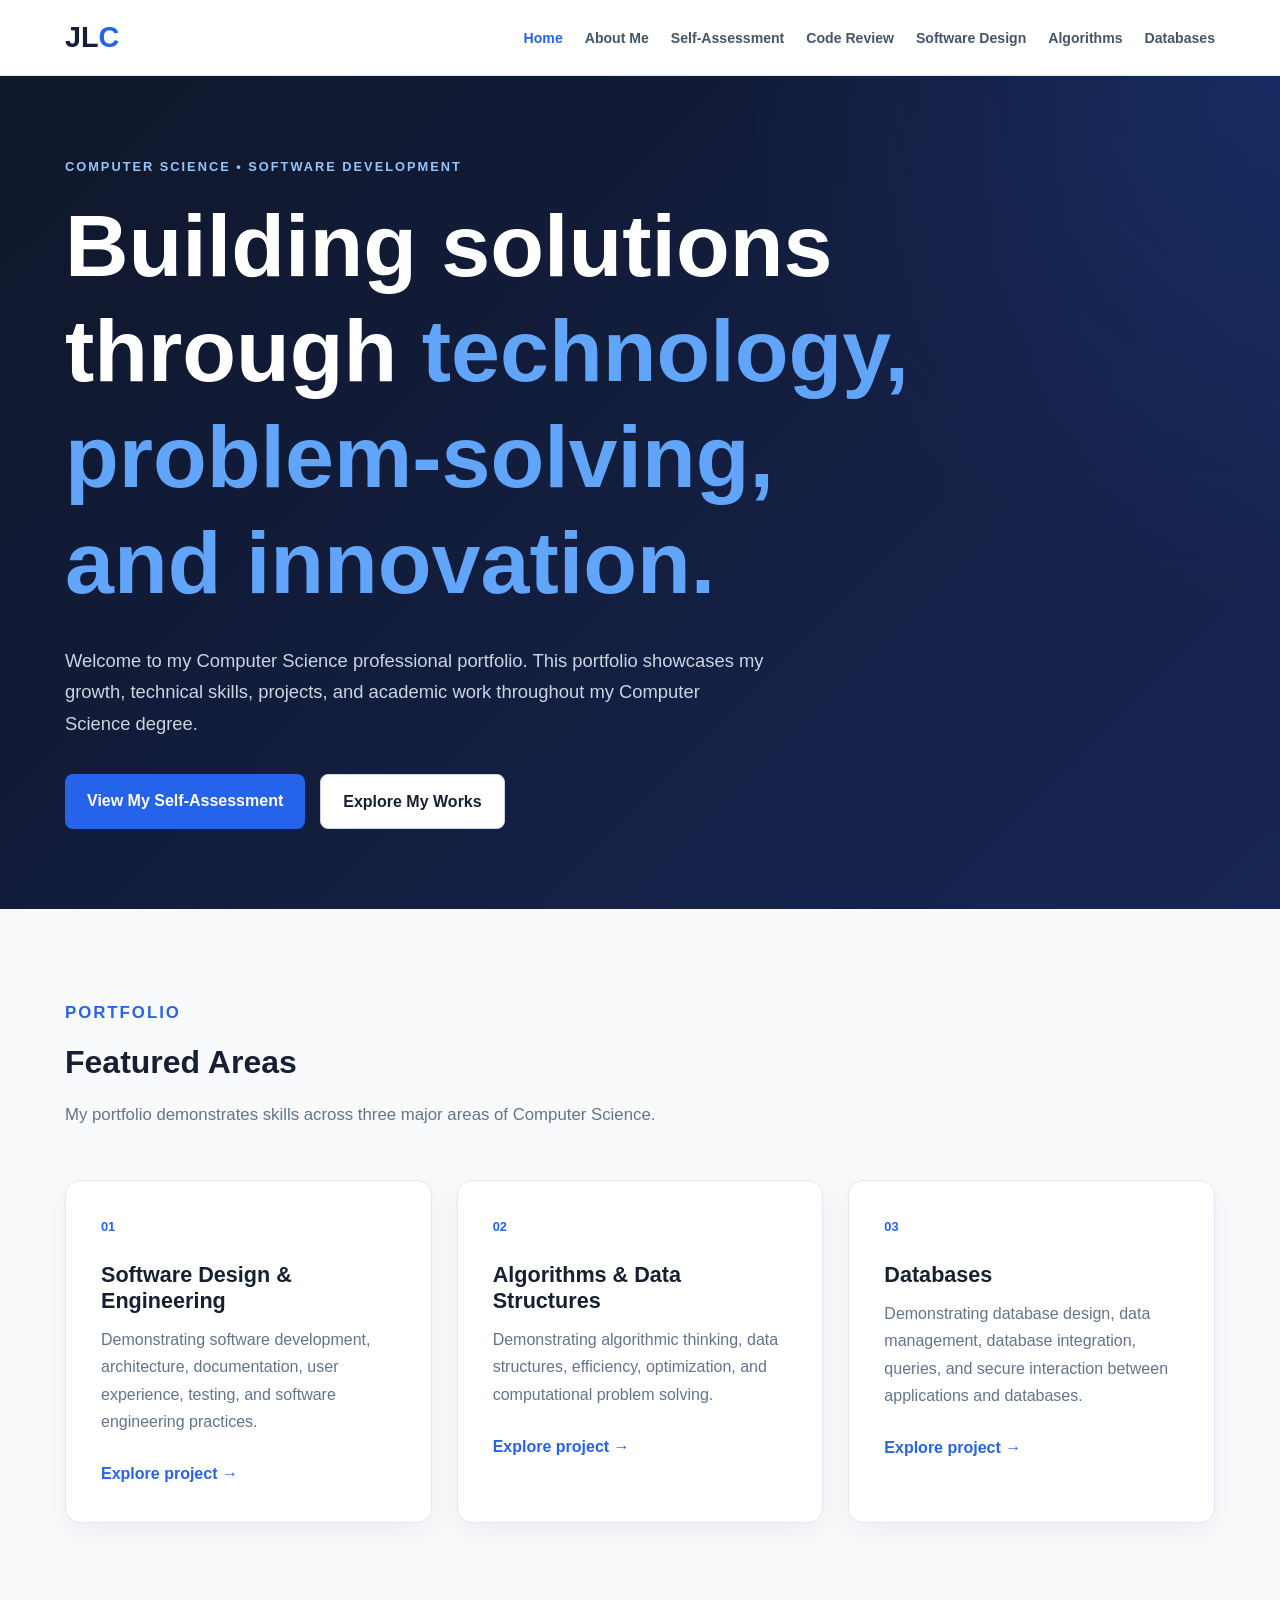
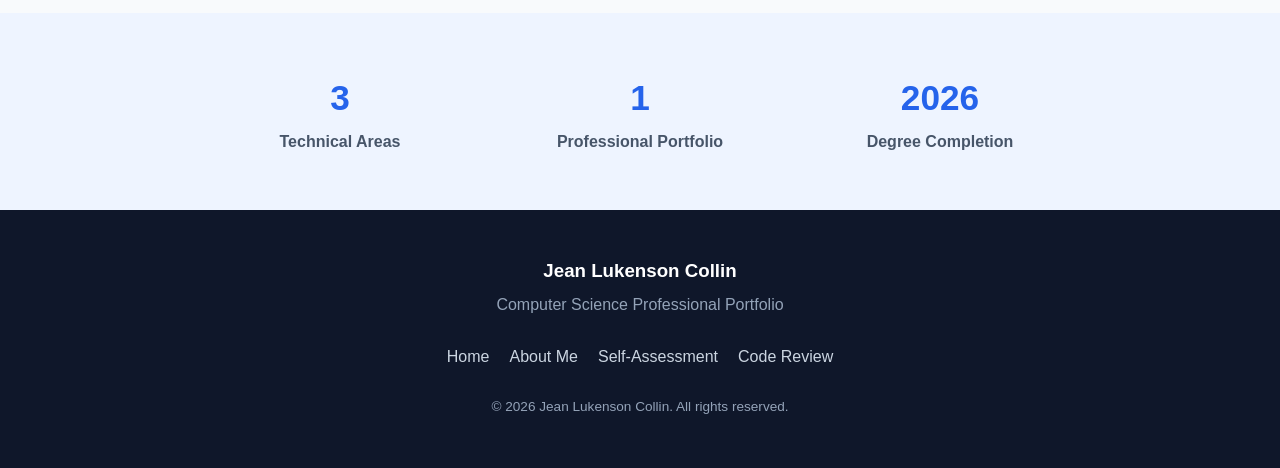
<file: index.html>
<!DOCTYPE html>
<html lang="en">

<head>
    <meta charset="UTF-8">
    <meta name="viewport" content="width=device-width, initial-scale=1.0">

    <meta name="description" content="Computer Science professional portfolio of Jean Lukenson Collin">

    <title>Jean Lukenson Collin | Computer Science Portfolio</title>

    <link rel="stylesheet" href="css/style.css">
</head>

<body>

    <header class="header">

        <nav class="navbar">

            <a href="index.html" class="logo">
                JL<span>C</span>
            </a>

            <ul class="nav-links">
                <li><a href="index.html" class="active">Home</a></li>
                <li><a href="about.html">About Me</a></li>
                <li><a href="self-assessment.html">Self-Assessment</a></li>
                <li><a href="code-review.html">Code Review</a></li>
                <li><a href="software-design.html">Software Design</a></li>
                <li><a href="algorithms.html">Algorithms</a></li>
                <li><a href="databases.html">Databases</a></li>
            </ul>

        </nav>

    </header>


    <main>

        <section class="hero">

            <div class="hero-content">

                <p class="eyebrow">
                    COMPUTER SCIENCE • SOFTWARE DEVELOPMENT
                </p>

                <h1>
                    Building solutions through
                    <span>technology, problem-solving, and innovation.</span>
                </h1>

                <p class="hero-description">
                    Welcome to my Computer Science professional portfolio.
                    This portfolio showcases my growth, technical skills,
                    projects, and academic work throughout my Computer Science degree.
                </p>

                <div class="hero-buttons">

                    <a href="self-assessment.html" class="btn btn-primary">
                        View My Self-Assessment
                    </a>

                    <a href="https://github.com/JCollin00" class="btn btn-secondary" target="_blank">
                        Explore My Works
                    </a>

                </div>

            </div>

        </section>


        <section class="section">

            <div class="section-heading">

                <p class="eyebrow">PORTFOLIO</p>

                <h2>Featured Areas</h2>

                <p>
                    My portfolio demonstrates skills across three major areas
                    of Computer Science.
                </p>

            </div>


            <div class="cards">

                <article class="card">

                    <div class="card-number">01</div>

                    <h3>Software Design & Engineering</h3>

                    <p>
                        Demonstrating software development, architecture,
                        documentation, user experience, testing, and
                        software engineering practices.
                    </p>

                    <a href="software-design.html" class="card-link">
                        Explore project →
                    </a>

                </article>


                <article class="card">

                    <div class="card-number">02</div>

                    <h3>Algorithms & Data Structures</h3>

                    <p>
                        Demonstrating algorithmic thinking, data structures,
                        efficiency, optimization, and computational problem solving.
                    </p>

                    <a href="algorithms.html" class="card-link">
                        Explore project →
                    </a>

                </article>


                <article class="card">

                    <div class="card-number">03</div>

                    <h3>Databases</h3>

                    <p>
                        Demonstrating database design, data management,
                        database integration, queries, and secure interaction
                        between applications and databases.
                    </p>

                    <a href="databases.html" class="card-link">
                        Explore project →
                    </a>

                </article>

            </div>

        </section>


        <section class="stats-section">

            <div class="stats">

                <div>
                    <strong>3</strong>
                    <span>Technical Areas</span>
                </div>

                <div>
                    <strong>1</strong>
                    <span>Professional Portfolio</span>
                </div>

                <div>
                    <strong>2026</strong>
                    <span>Degree Completion</span>
                </div>

            </div>

        </section>

    </main>


    <footer class="footer">

        <div>
            <h3>Jean Lukenson Collin</h3>
            <p>Computer Science Professional Portfolio</p>
        </div>

        <div class="footer-links">
            <a href="index.html">Home</a>
            <a href="about.html">About Me</a>
            <a href="self-assessment.html">Self-Assessment</a>
            <a href="code-review.html">Code Review</a>
        </div>

        <p class="copyright">
            © 2026 Jean Lukenson Collin. All rights reserved.
        </p>

    </footer>

</body>

</html>
</file>
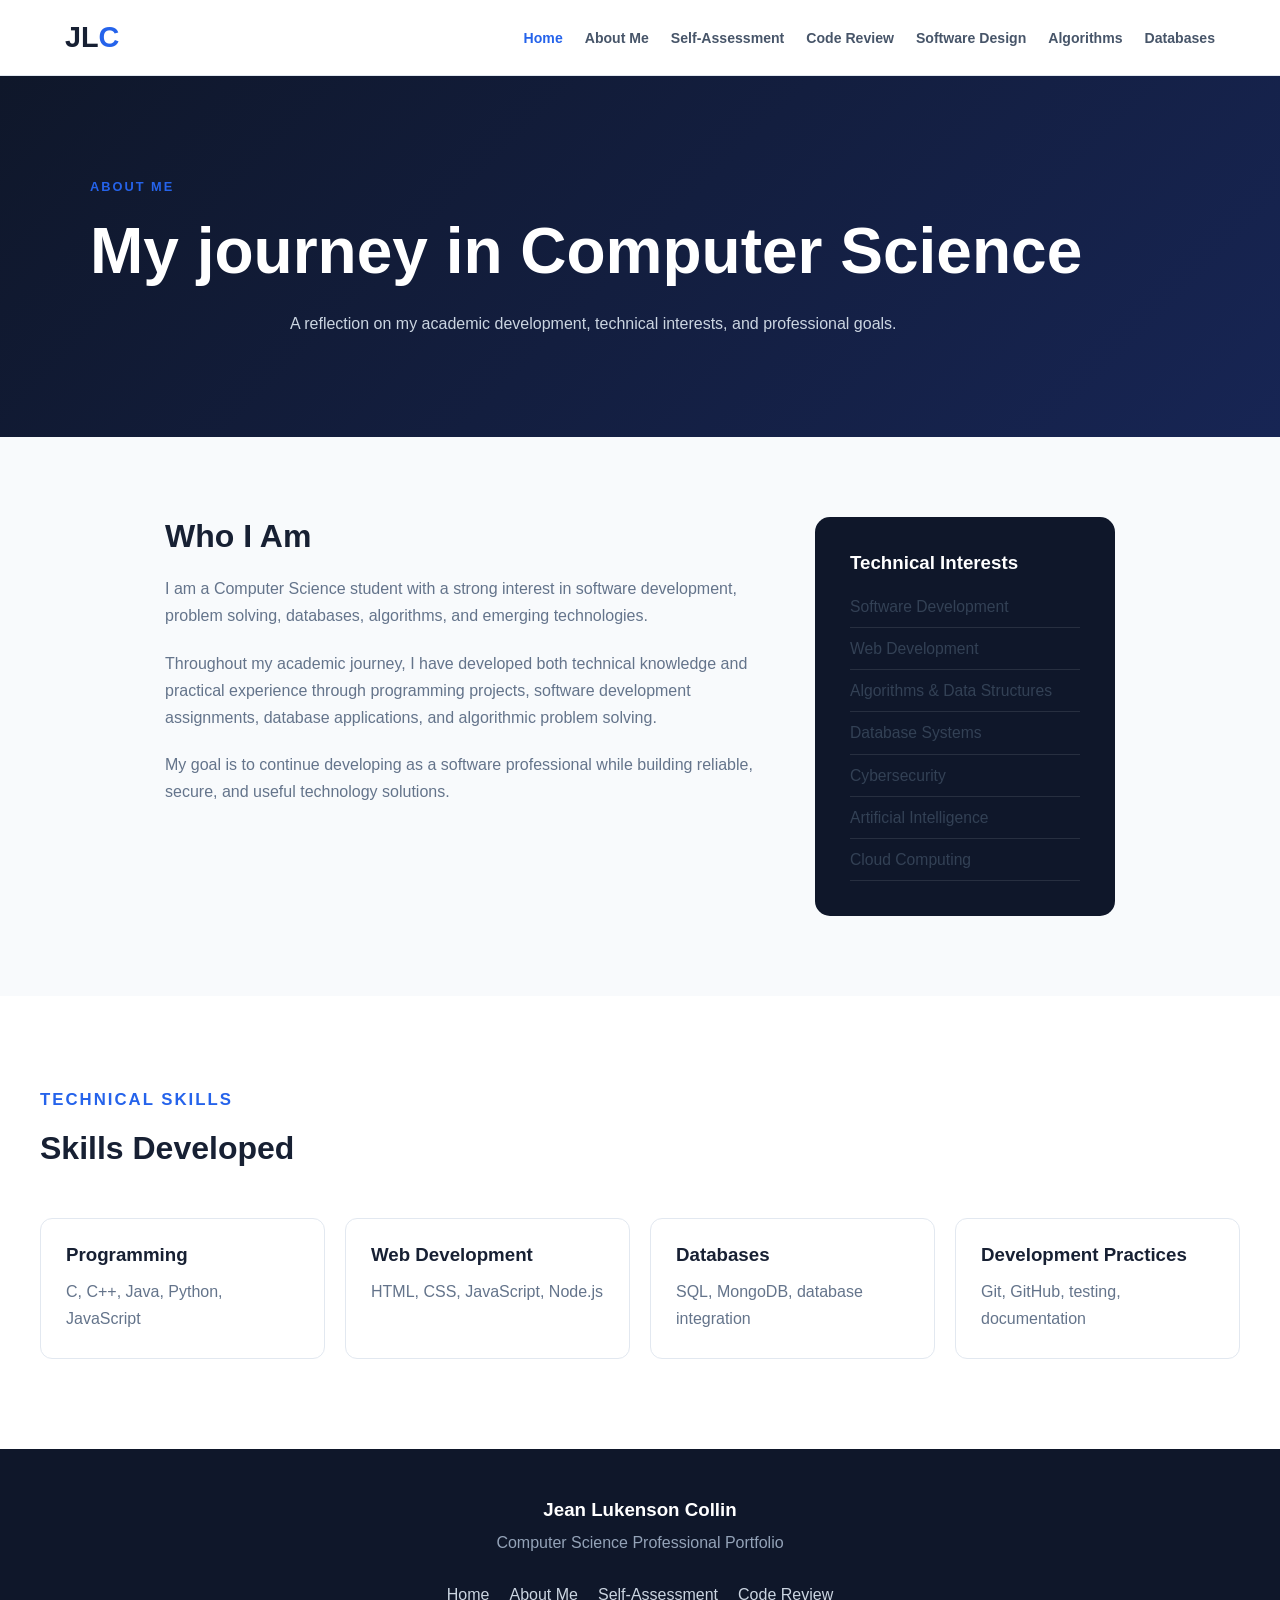
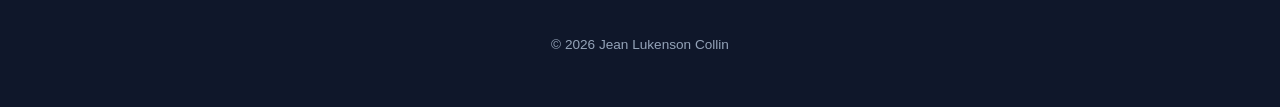
<file: about.html>
<!DOCTYPE html>
<html lang="en">

<head>
    <meta charset="UTF-8">
    <meta name="viewport" content="width=device-width, initial-scale=1.0">

    <meta name="description" content="About Jean Lukenson Collin">

    <title>About Me | Jean Lukenson Collin </title>

    <link rel="stylesheet" href="css/style.css">
</head>

<body>

    <header class="header">

        <nav class="navbar">

            <a href="index.html" class="logo">
                JL<span>C</span>
            </a>

            <ul class="nav-links">
                <li><a href="index.html" class="active">Home</a></li>
                <li><a href="about.html">About Me</a></li>
                <li><a href="self-assessment.html">Self-Assessment</a></li>
                <li><a href="code-review.html">Code Review</a></li>
                <li><a href="software-design.html">Software Design</a></li>
                <li><a href="algorithms.html">Algorithms</a></li>
                <li><a href="databases.html">Databases</a></li>
            </ul>

        </nav>

    </header>


    <main>

        <section class="page-hero">

            <p class="eyebrow">ABOUT ME</p>

            <h1>
                My journey in Computer Science
            </h1>

            <p>
                A reflection on my academic development, technical interests,
                and professional goals.
            </p>

        </section>


        <section class="content-section">

            <div class="content-grid">

                <div>

                    <h2>Who I Am</h2>

                    <p>
                        I am a Computer Science student with a strong interest in software
                        development, problem solving, databases, algorithms, and emerging
                        technologies.
                    </p>

                    <p>
                        Throughout my academic journey, I have developed both technical
                        knowledge and practical experience through programming projects,
                        software development assignments, database applications, and
                        algorithmic problem solving.
                    </p>

                    <p>
                        My goal is to continue developing as a software professional while
                        building reliable, secure, and useful technology solutions.
                    </p>

                </div>


                <div class="profile-box">

                    <h3>Technical Interests</h3>

                    <ul class="skill-list">

                        <li>Software Development</li>
                        <li>Web Development</li>
                        <li>Algorithms & Data Structures</li>
                        <li>Database Systems</li>
                        <li>Cybersecurity</li>
                        <li>Artificial Intelligence</li>
                        <li>Cloud Computing</li>

                    </ul>

                </div>

            </div>

        </section>


        <section class="section light-section">

            <div class="section-heading">

                <p class="eyebrow">TECHNICAL SKILLS</p>

                <h2>Skills Developed</h2>

            </div>


            <div class="skills-grid">

                <div class="skill-item">
                    <h3>Programming</h3>
                    <p>C, C++, Java, Python, JavaScript</p>
                </div>

                <div class="skill-item">
                    <h3>Web Development</h3>
                    <p>HTML, CSS, JavaScript, Node.js</p>
                </div>

                <div class="skill-item">
                    <h3>Databases</h3>
                    <p>SQL, MongoDB, database integration</p>
                </div>

                <div class="skill-item">
                    <h3>Development Practices</h3>
                    <p>Git, GitHub, testing, documentation</p>
                </div>

            </div>

        </section>

    </main>


    <footer class="footer">

        <div>
            <h3>Jean Lukenson Collin</h3>
            <p>Computer Science Professional Portfolio</p>
        </div>

        <div class="footer-links">
            <a href="index.html">Home</a>
            <a href="about.html">About Me</a>
            <a href="self-assessment.html">Self-Assessment</a>
            <a href="code-review.html">Code Review</a>
        </div>

        <p class="copyright">
            © 2026 Jean Lukenson Collin
        </p>

    </footer>

</body>

</html>
</file>
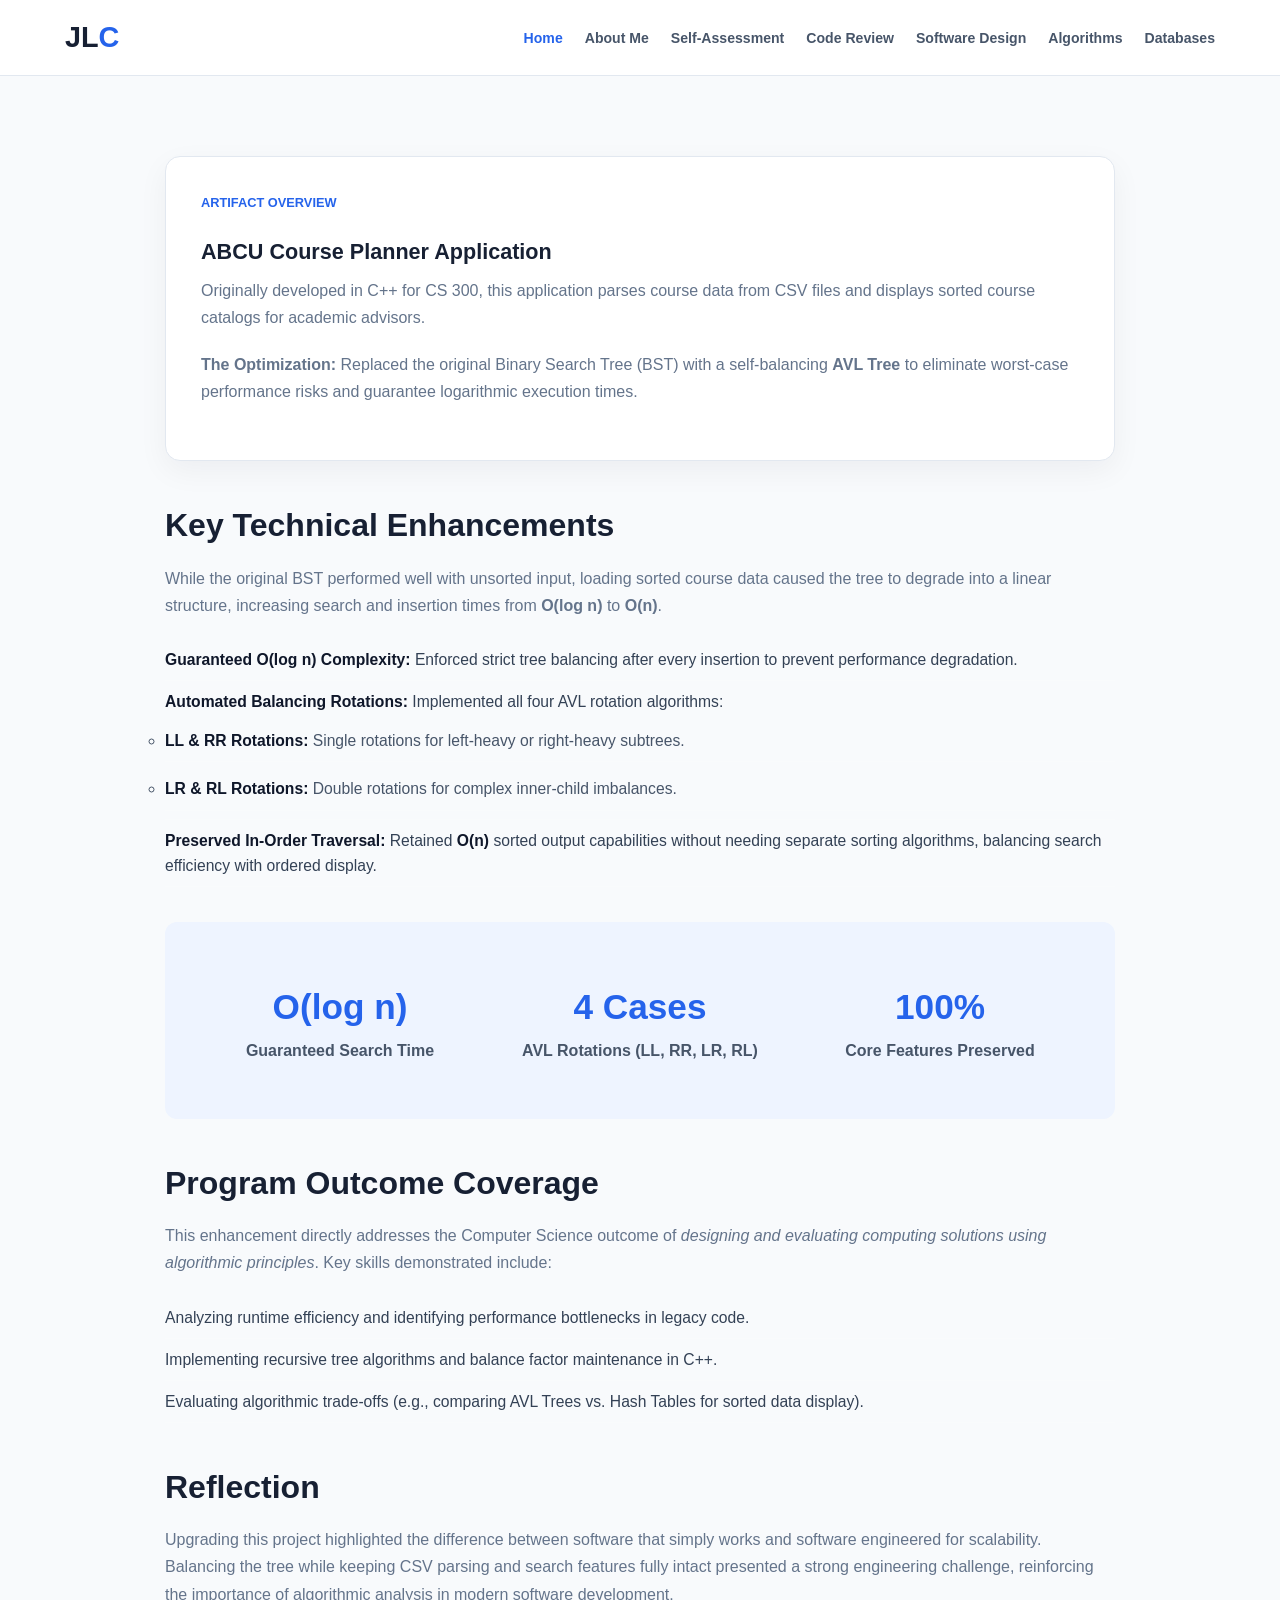
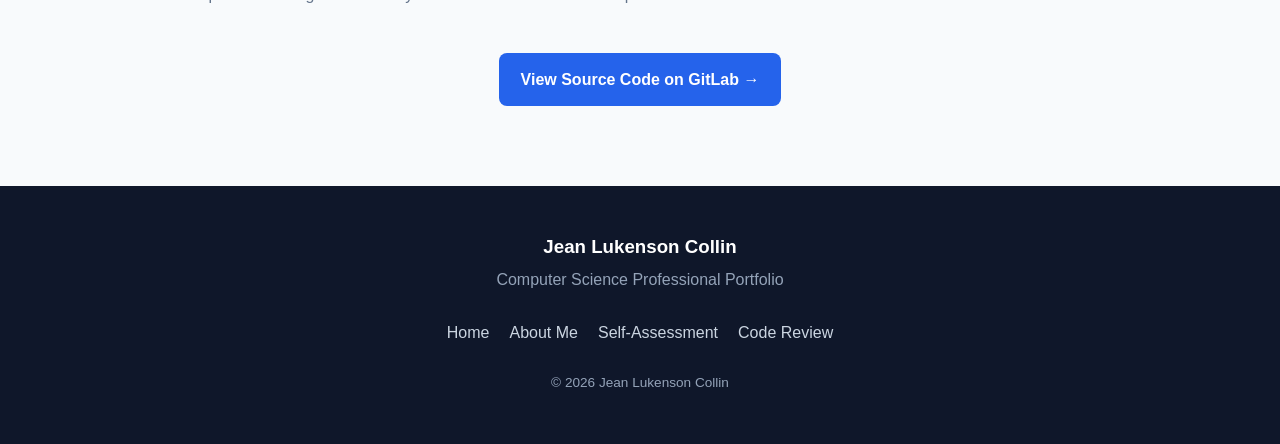
<file: algorithms.html>
<!DOCTYPE html>
<html lang="en">

<head>
    <meta charset="UTF-8">
    <meta name="viewport" content="width=device-width, initial-scale=1.0">



    <title> Algorithms & Data Structures | Computer Science Portfolio</title>

    <link rel="stylesheet" href="css/style.css">
</head>

<body>

    <header class="header">

        <nav class="navbar">

            <a href="index.html" class="logo">
                JL<span>C</span>
            </a>

            <ul class="nav-links">
                <li><a href="index.html" class="active">Home</a></li>
                <li><a href="about.html">About Me</a></li>
                <li><a href="self-assessment.html">Self-Assessment</a></li>
                <li><a href="code-review.html">Code Review</a></li>
                <li><a href="software-design.html">Software Design</a></li>
                <li><a href="algorithms.html">Algorithms</a></li>
                <li><a href="databases.html">Databases</a></li>
            </ul>

        </nav>

    </header>


    <main class="content-section">

        <!-- OVERVIEW CARD -->
        <div class="card" style="margin-bottom: 40px;">
            <div class="card-number">ARTIFACT OVERVIEW</div>
            <h3>ABCU Course Planner Application</h3>
            <p>
                Originally developed in C++ for CS 300, this application parses course data from CSV files and displays
                sorted course catalogs for academic advisors.
            </p>
            <p>
                <strong>The Optimization:</strong> Replaced the original Binary Search Tree (BST) with a self-balancing
                <strong>AVL Tree</strong> to eliminate worst-case performance risks and guarantee logarithmic execution
                times.
            </p>
        </div>

        <!-- KEY ENHANCEMENTS -->
        <h2>Key Technical Enhancements</h2>
        <p>
            While the original BST performed well with unsorted input, loading sorted course data caused the tree to
            degrade into a linear structure, increasing search and insertion times from <strong>O(log n)</strong> to
            <strong>O(n)</strong>.
        </p>

        <ul class="skill-list" style="margin-bottom: 35px;">
            <li>
                <strong>Guaranteed O(log n) Complexity:</strong> Enforced strict tree balancing after every insertion to
                prevent performance degradation.
            </li>
            <li>
                <strong>Automated Balancing Rotations:</strong> Implemented all four AVL rotation algorithms:
                <ul>
                    <li><strong>LL & RR Rotations:</strong> Single rotations for left-heavy or right-heavy subtrees.
                    </li>
                    <li><strong>LR & RL Rotations:</strong> Double rotations for complex inner-child imbalances.</li>
                </ul>
            </li>
            <li>
                <strong>Preserved In-Order Traversal:</strong> Retained <strong>O(n)</strong> sorted output capabilities
                without needing separate sorting algorithms, balancing search efficiency with ordered display.
            </li>
        </ul>

        <!-- STATS / METRICS COMPARISON -->
        <div class="stats-section" style="border-radius: 12px; margin-bottom: 45px;">
            <div class="stats">
                <div>
                    <strong>O(log n)</strong>
                    <span>Guaranteed Search Time</span>
                </div>
                <div>
                    <strong>4 Cases</strong>
                    <span>AVL Rotations (LL, RR, LR, RL)</span>
                </div>
                <div>
                    <strong>100%</strong>
                    <span>Core Features Preserved</span>
                </div>
            </div>
        </div>

        <!-- JUSTIFICATION & OUTCOMES -->
        <h2>Program Outcome Coverage</h2>
        <p>
            This enhancement directly addresses the Computer Science outcome of <em>designing and evaluating computing
                solutions using algorithmic principles</em>. Key skills demonstrated include:
        </p>

        <ul class="skill-list" style="margin-bottom: 35px;">
            <li>Analyzing runtime efficiency and identifying performance bottlenecks in legacy code.</li>
            <li>Implementing recursive tree algorithms and balance factor maintenance in C++.</li>
            <li>Evaluating algorithmic trade-offs (e.g., comparing AVL Trees vs. Hash Tables for sorted data display).
            </li>
        </ul>

        <!-- REFLECTION -->
        <h2>Reflection</h2>
        <p>
            Upgrading this project highlighted the difference between software that simply works and software engineered
            for scalability. Balancing the tree while keeping CSV parsing and search features fully intact presented a
            strong engineering challenge, reinforcing the importance of algorithmic analysis in modern software
            development.
        </p>

        <!-- CTA / GITLAB LINK -->
        <div style="margin-top: 45px; text-align: center;">
            <a href="https://github.com/JCollin00/CS499_ePortfolio/tree/master/artifacts/algorithms" target="_blank"
                rel="noopener noreferrer" class="btn btn-primary">
                View Source Code on GitLab &rarr;
            </a>
        </div>

    </main>







    <footer class="footer">

        <div>
            <h3>Jean Lukenson Collin</h3>
            <p>Computer Science Professional Portfolio</p>
        </div>

        <div class="footer-links">
            <a href="index.html">Home</a>
            <a href="about.html">About Me</a>
            <a href="self-assessment.html">Self-Assessment</a>
            <a href="code-review.html">Code Review</a>
        </div>



        <p class="copyright">
            © 2026 Jean Lukenson Collin
        </p>

    </footer>

</body>

</html>
</file>
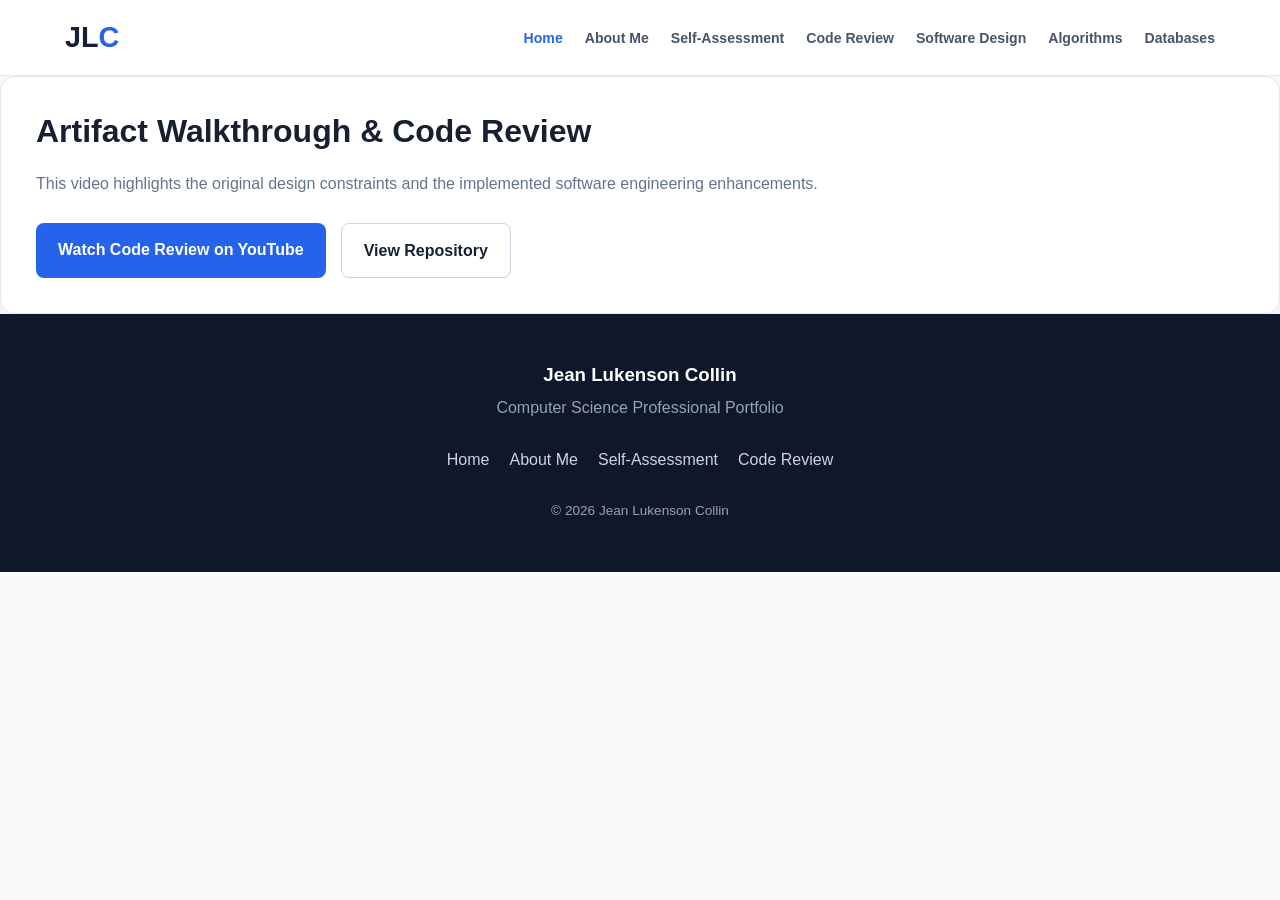
<file: code-review.html>
<!DOCTYPE html>
<html lang="en">

<head>
    <meta charset="UTF-8">
    <meta name="viewport" content="width=device-width, initial-scale=1.0">



    <title> Code Review| Jean Lukenson Collin </title>

    <link rel="stylesheet" href="css/style.css">
</head>

<body>

    <header class="header">

        <nav class="navbar">

            <a href="index.html" class="logo">
                JL<span>C</span>
            </a>

            <ul class="nav-links">
                <li><a href="index.html" class="active">Home</a></li>
                <li><a href="about.html">About Me</a></li>
                <li><a href="self-assessment.html">Self-Assessment</a></li>
                <li><a href="code-review.html">Code Review</a></li>
                <li><a href="software-design.html">Software Design</a></li>
                <li><a href="algorithms.html">Algorithms</a></li>
                <li><a href="databases.html">Databases</a></li>
            </ul>

        </nav>

    </header>

    <main>

        <section class="card">
            <h2>Artifact Walkthrough & Code Review</h2>
            <p>This video highlights the original design constraints and the implemented software engineering
                enhancements.</p>

            <!-- Video Player pointing to your local folder -->
            <div class="hero-buttons">

                <!-- REMPLACEZ 'VOTRE_ID_VIDEO' PAR L'ID RÉEL DE VOTRE VIDÉO YOUTUBE -->
                <a href="https://www.youtube.com/watch?v=WBlsr9pxBr4" class="btn btn-primary" target="_blank"
                    rel="noopener noreferrer">
                    Watch Code Review on YouTube
                </a>

                <a href="https://github.com/JCollin00" class="btn btn-secondary" target="_blank"
                    rel="noopener noreferrer">
                    View Repository
                </a>

            </div>
        </section>



    </main>



    <footer class="footer">

        <div>
            <h3>Jean Lukenson Collin</h3>
            <p>Computer Science Professional Portfolio</p>
        </div>

        <div class="footer-links">
            <a href="index.html">Home</a>
            <a href="about.html">About Me</a>
            <a href="self-assessment.html">Self-Assessment</a>
            <a href="code-review.html">Code Review</a>
        </div>

        <p class="copyright">
            © 2026 Jean Lukenson Collin
        </p>

    </footer>

</body>

</html>
</file>
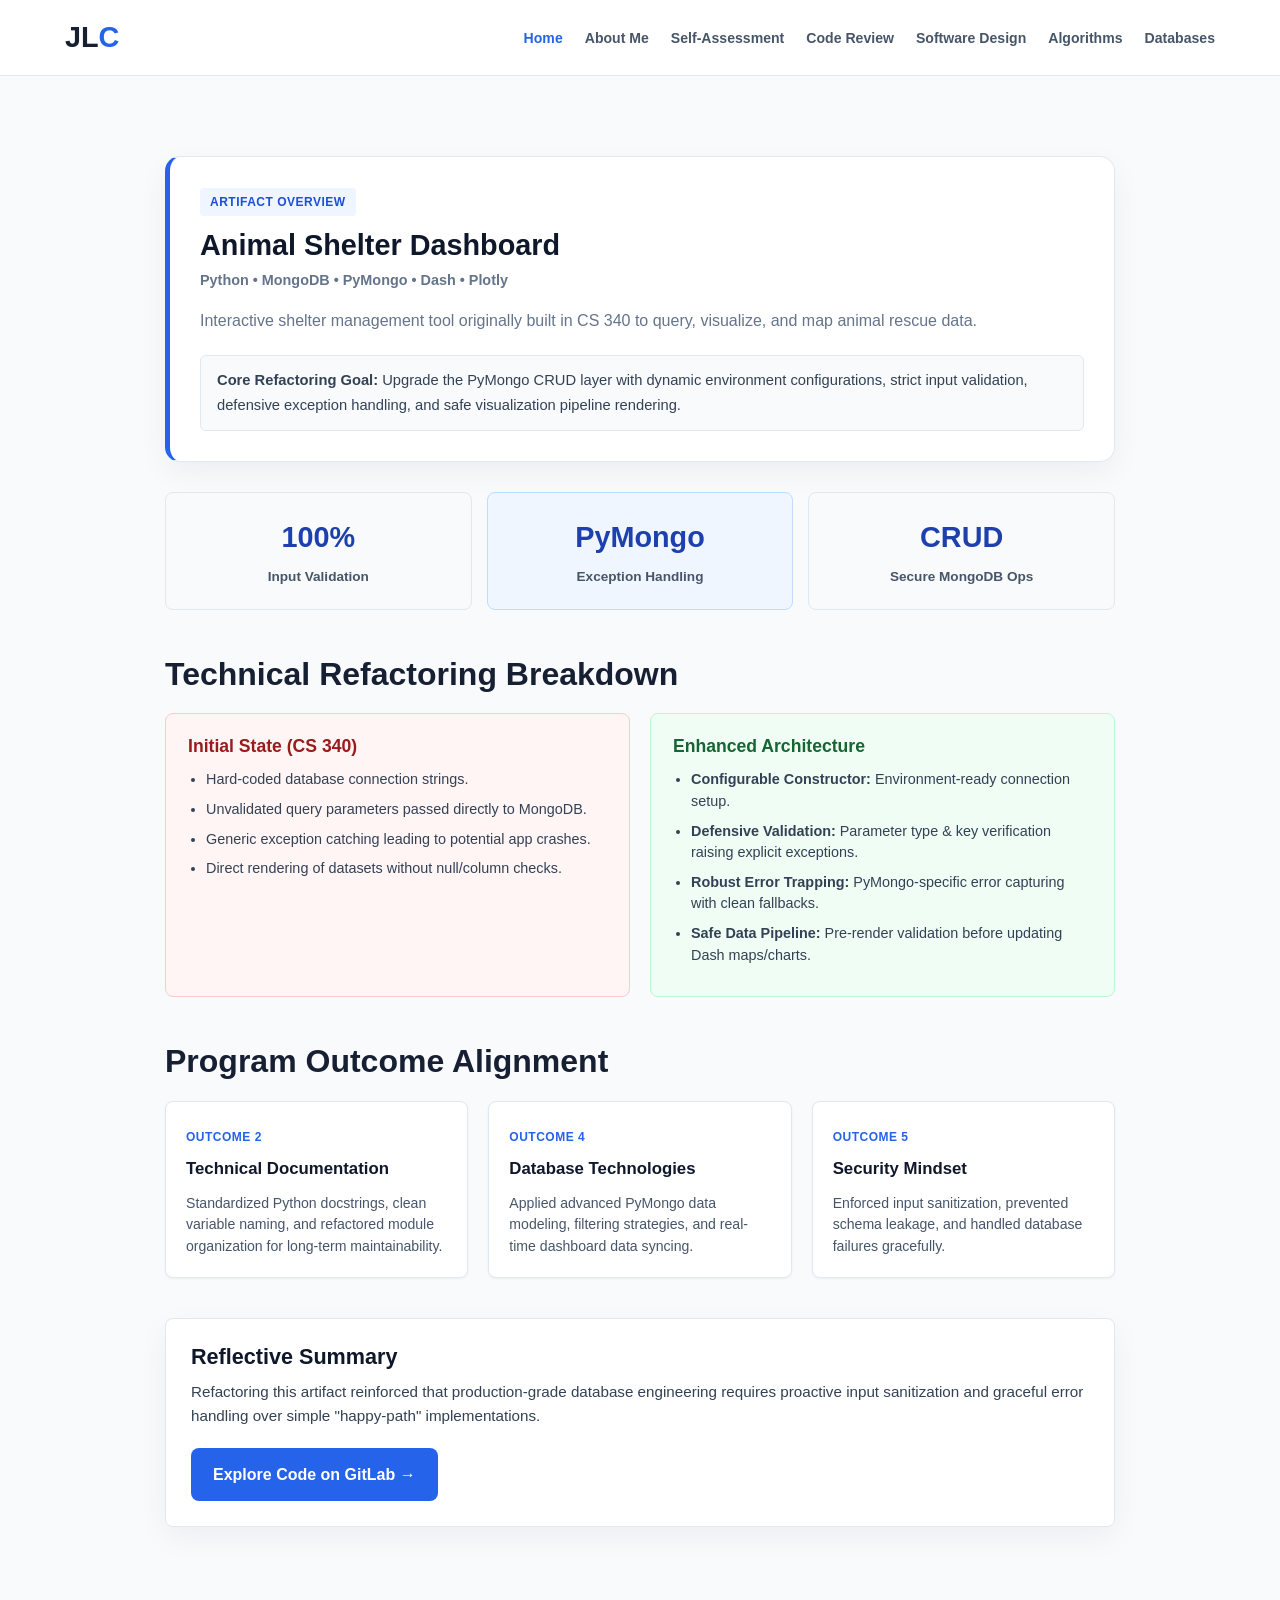
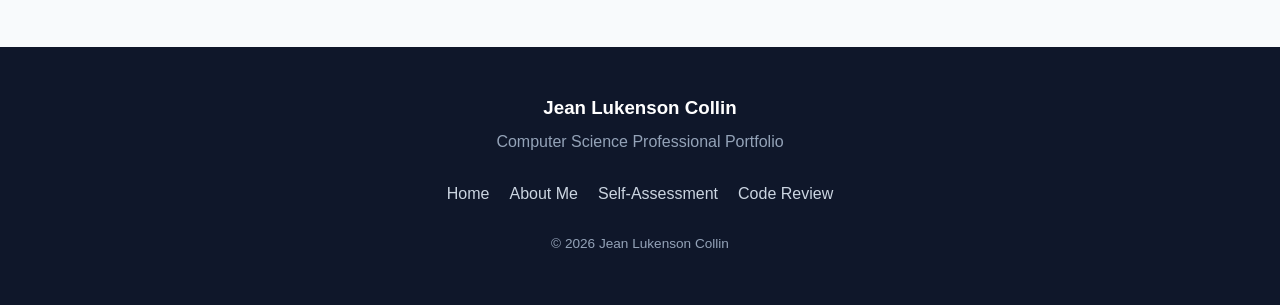
<file: databases.html>
<!DOCTYPE html>
<html lang="en">

<head>
    <meta charset="UTF-8">
    <meta name="viewport" content="width=device-width, initial-scale=1.0">

    <meta name="description" content="Computer Science professional portfolio of Jean Lukenson Collin">

    <title>Jean Lukenson Collin | Computer Science Portfolio</title>

    <link rel="stylesheet" href="css/style.css">
</head>

<body>

    <header class="header">

        <nav class="navbar">

            <a href="index.html" class="logo">
                JL<span>C</span>
            </a>

            <ul class="nav-links">
                <li><a href="index.html" class="active">Home</a></li>
                <li><a href="about.html">About Me</a></li>
                <li><a href="self-assessment.html">Self-Assessment</a></li>
                <li><a href="code-review.html">Code Review</a></li>
                <li><a href="software-design.html">Software Design</a></li>
                <li><a href="algorithms.html">Algorithms</a></li>
                <li><a href="databases.html">Databases</a></li>
            </ul>

        </nav>

    </header>

    <!-- MAIN CONTENT CONTAINER -->
    <main class="content-section">

        <!-- HERO / ARTIFACT OVERVIEW BANNER -->
        <div class="card artifact-banner">
            <span class="badge">ARTIFACT OVERVIEW</span>
            <h1>Animal Shelter Dashboard</h1>
            <p class="subtitle">Python • MongoDB • PyMongo • Dash • Plotly</p>
            <p>
                Interactive shelter management tool originally built in CS 340 to query, visualize, and map animal
                rescue data.
            </p>
            <div class="highlight-box">
                <strong>Core Refactoring Goal:</strong> Upgrade the PyMongo CRUD layer with dynamic environment
                configurations, strict input validation, defensive exception handling, and safe visualization pipeline
                rendering.
            </div>
        </div>

        <!-- METRICS ROW (BADGES DYNAMIQUES) -->
        <div class="metrics-grid">
            <div class="metric-card">
                <span class="metric-value">100%</span>
                <span class="metric-label">Input Validation</span>
            </div>
            <div class="metric-card accent">
                <span class="metric-value">PyMongo</span>
                <span class="metric-label">Exception Handling</span>
            </div>
            <div class="metric-card">
                <span class="metric-value">CRUD</span>
                <span class="metric-label">Secure MongoDB Ops</span>
            </div>
        </div>

        <!-- BEFORE VS ENHANCED (COMPARAISON DYNAMIQUE) -->
        <h2>Technical Refactoring Breakdown</h2>
        <div class="comparison-grid">
            <div class="comparison-box before">
                <h3>Initial State (CS 340)</h3>
                <ul>
                    <li>Hard-coded database connection strings.</li>
                    <li>Unvalidated query parameters passed directly to MongoDB.</li>
                    <li>Generic exception catching leading to potential app crashes.</li>
                    <li>Direct rendering of datasets without null/column checks.</li>
                </ul>
            </div>
            <div class="comparison-box after">
                <h3>Enhanced Architecture</h3>
                <ul>
                    <li><strong>Configurable Constructor:</strong> Environment-ready connection setup.</li>
                    <li><strong>Defensive Validation:</strong> Parameter type & key verification raising explicit
                        exceptions.</li>
                    <li><strong>Robust Error Trapping:</strong> PyMongo-specific error capturing with clean fallbacks.
                    </li>
                    <li><strong>Safe Data Pipeline:</strong> Pre-render validation before updating Dash maps/charts.
                    </li>
                </ul>
            </div>
        </div>

        <!-- PROGRAM OUTCOMES (CARTES COMPACTES) -->
        <h2>Program Outcome Alignment</h2>
        <div class="outcomes-grid">
            <div class="outcome-card">
                <span class="outcome-num">Outcome 2</span>
                <h4>Technical Documentation</h4>
                <p>Standardized Python docstrings, clean variable naming, and refactored module organization for
                    long-term maintainability.</p>
            </div>
            <div class="outcome-card">
                <span class="outcome-num">Outcome 4</span>
                <h4>Database Technologies</h4>
                <p>Applied advanced PyMongo data modeling, filtering strategies, and real-time dashboard data syncing.
                </p>
            </div>
            <div class="outcome-card">
                <span class="outcome-num">Outcome 5</span>
                <h4>Security Mindset</h4>
                <p>Enforced input sanitization, prevented schema leakage, and handled database failures gracefully.</p>
            </div>
        </div>

        <!-- SHORT REFLECTION & CTA -->
        <div class="card reflection-card">
            <h3>Reflective Summary</h3>
            <p>
                Refactoring this artifact reinforced that production-grade database engineering requires proactive input
                sanitization and graceful error handling over simple "happy-path" implementations.
            </p>
            <div class="cta-wrapper">
                <a href="https://github.com/JCollin00/CS499_ePortfolio/tree/master/artifacts/databases" target="_blank"
                    rel="noopener noreferrer" class="btn btn-primary">
                    Explore Code on GitLab &rarr;
                </a>
            </div>
        </div>

    </main>

    <footer class="footer">

        <div>
            <h3>Jean Lukenson Collin</h3>
            <p>Computer Science Professional Portfolio</p>
        </div>

        <div class="footer-links">
            <a href="index.html">Home</a>
            <a href="about.html">About Me</a>
            <a href="self-assessment.html">Self-Assessment</a>
            <a href="code-review.html">Code Review</a>
        </div>

        <p class="copyright">
            © 2026 Jean Lukenson Collin
        </p>

    </footer>


</body>

</html>
</file>
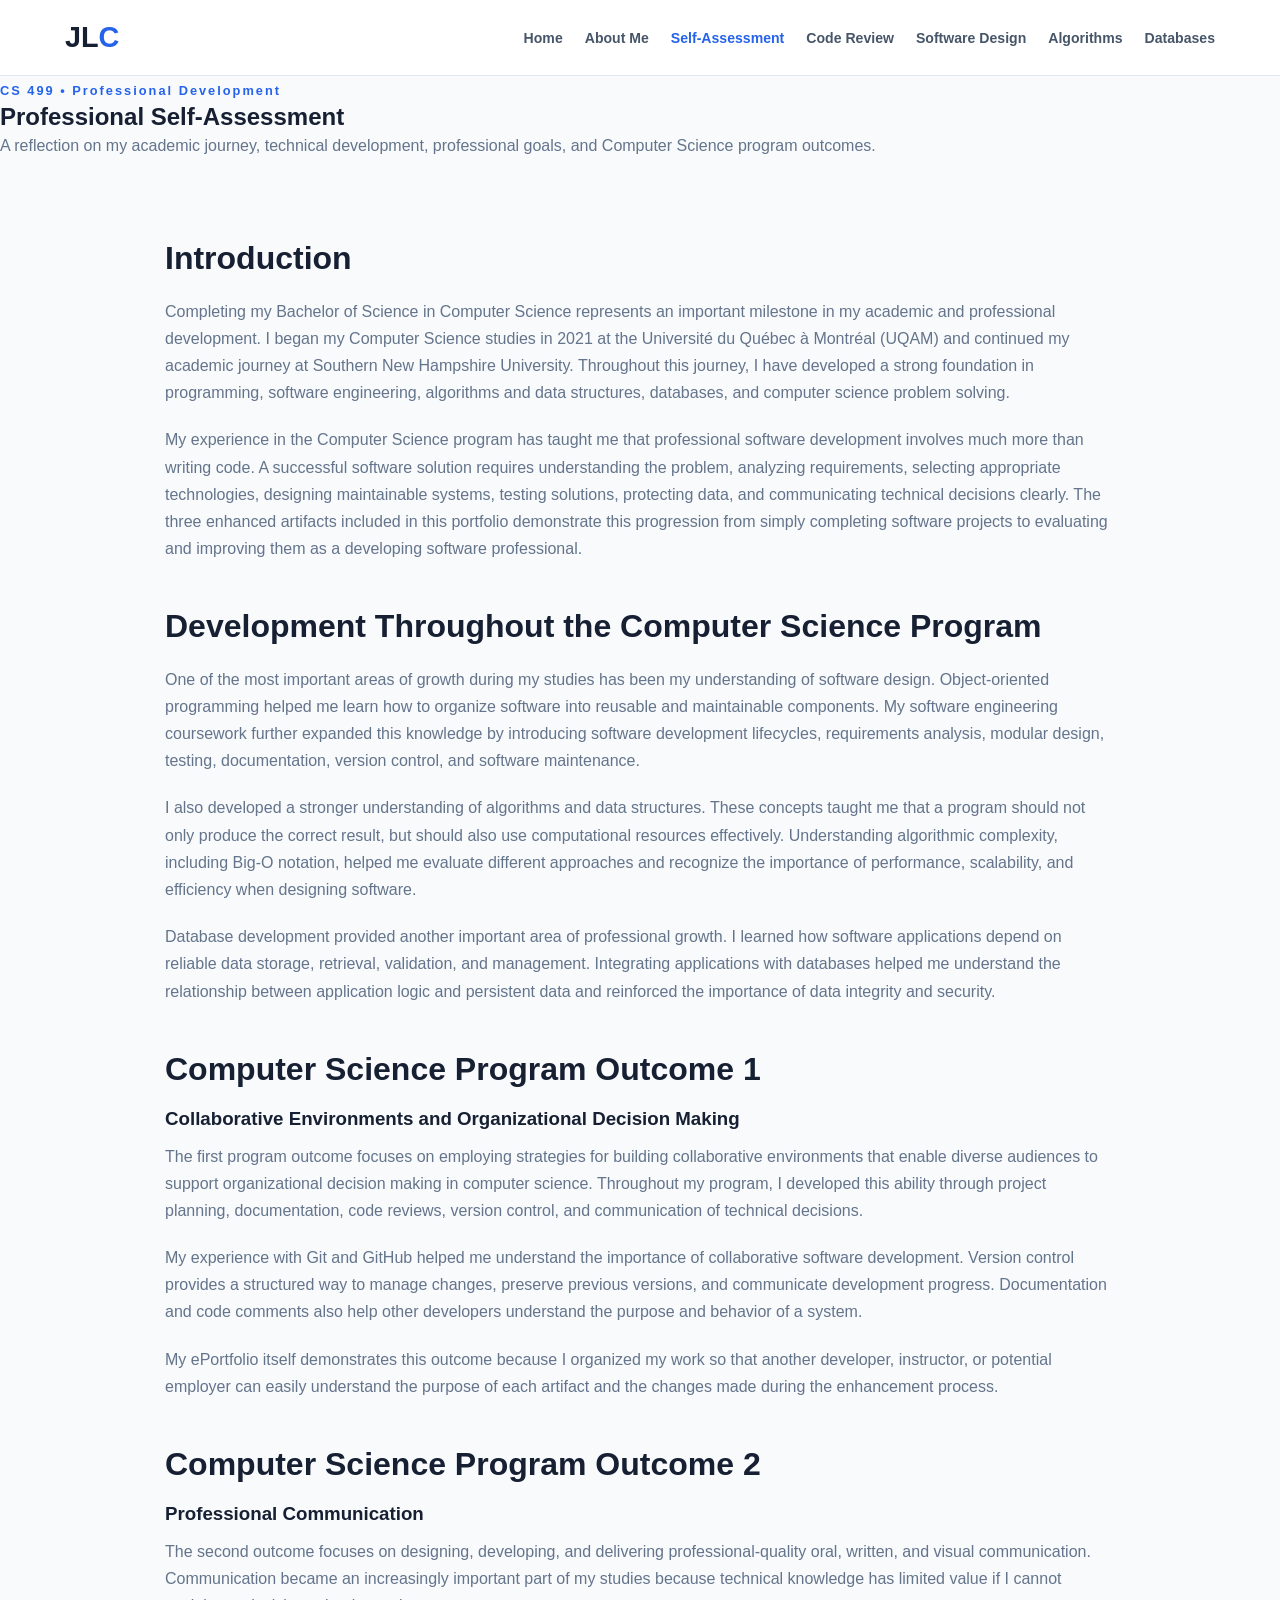
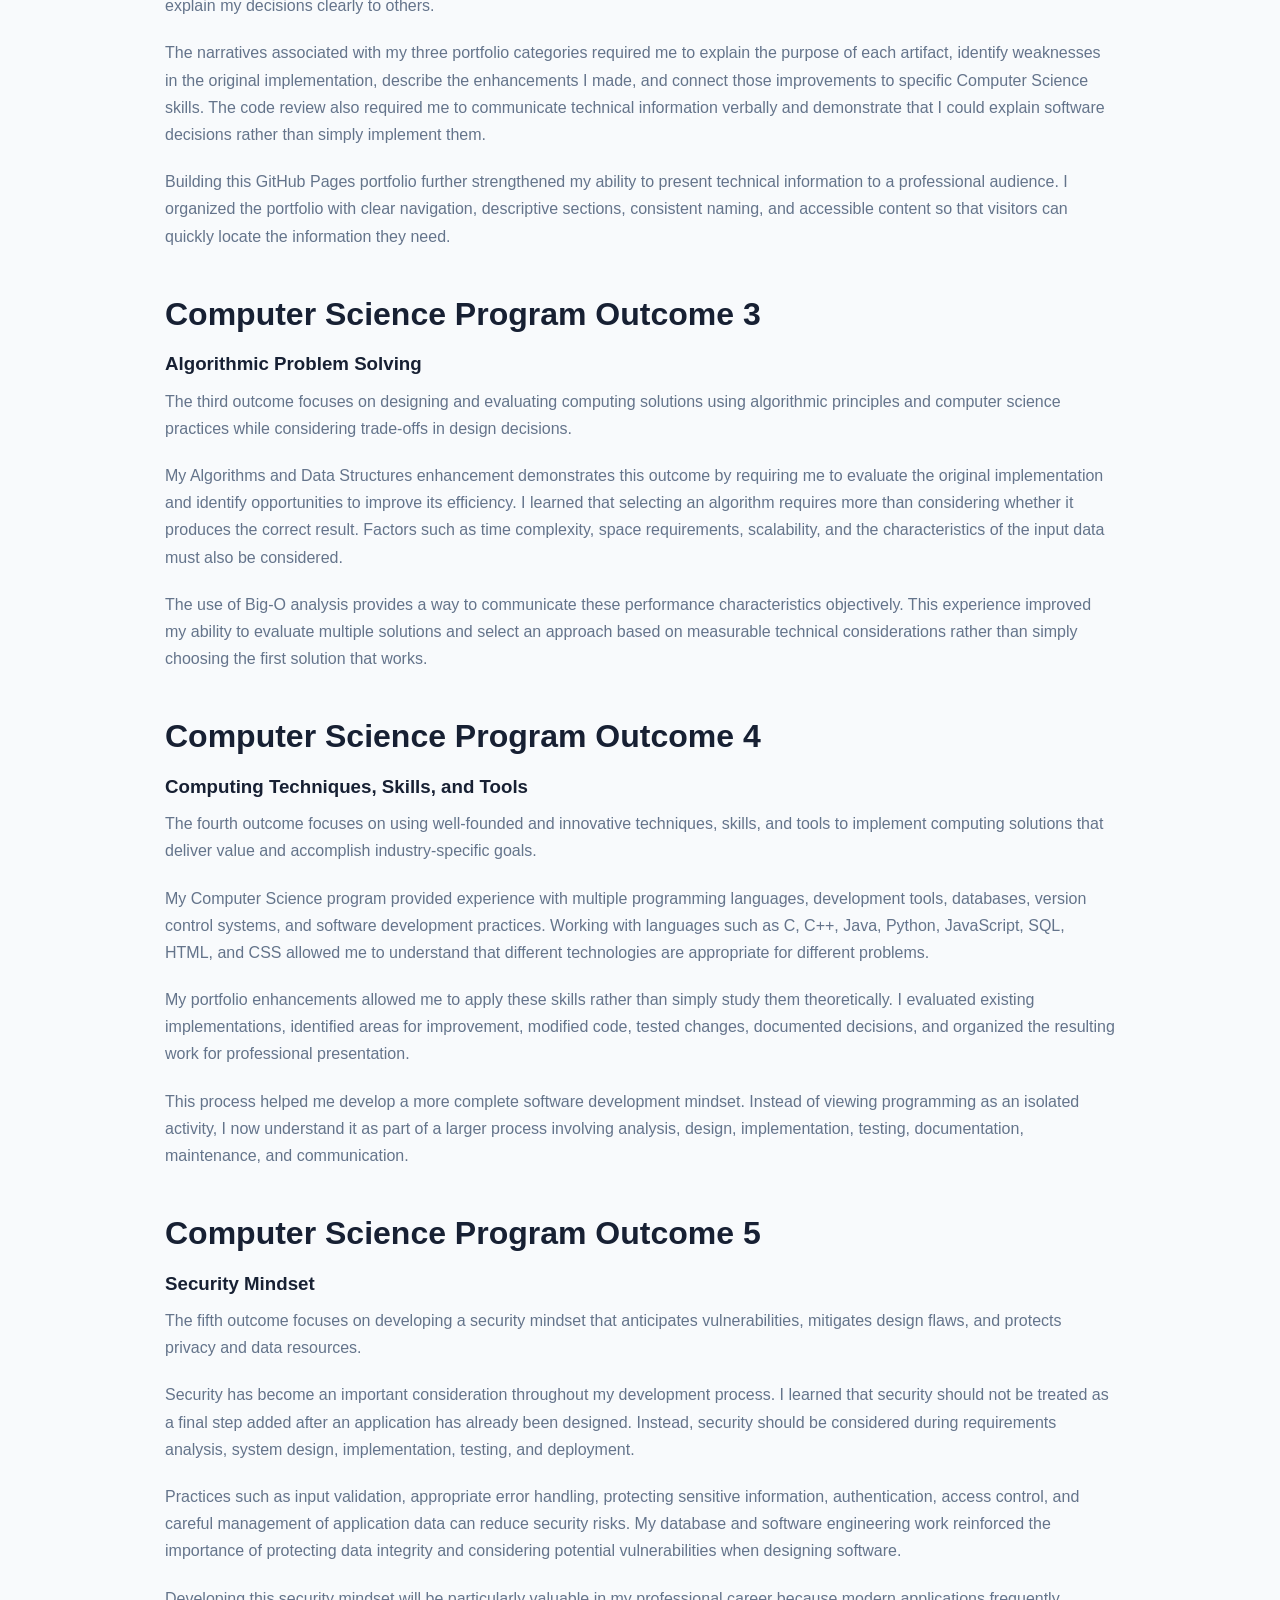
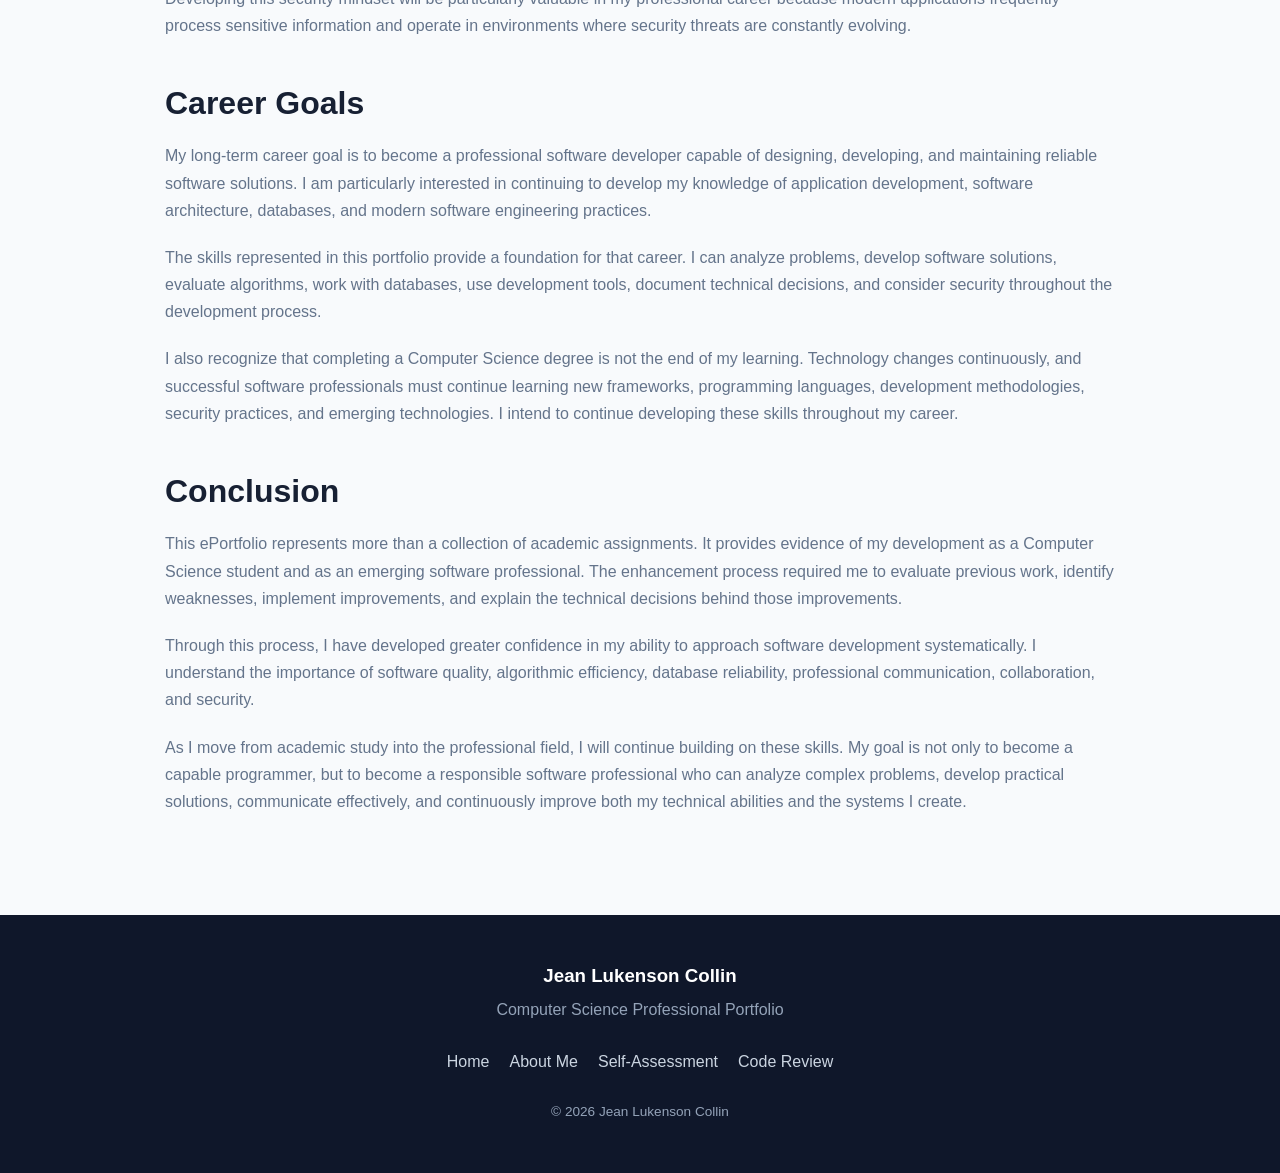
<file: self-assessment.html>
<!DOCTYPE html>
<html lang="en">

<head>

    <meta charset="UTF-8">
    <meta name="viewport" content="width=device-width, initial-scale=1.0">

    <title>Professional Self-Assessment | Jean Lukenson Collin</title>

    <link rel="stylesheet" href="css/style.css">

</head>


<body>

    <header class="header">

        <nav class="navbar">

            <a href="index.html" class="logo">JL<span>C</span></a>

            <ul class="nav-links">

                <li><a href="index.html">Home</a></li>
                <li><a href="about.html">About Me</a></li>
                <li><a href="self-assessment.html" class="active">Self-Assessment</a></li>
                <li><a href="code-review.html">Code Review</a></li>
                <li><a href="software-design.html">Software Design</a></li>
                <li><a href="algorithms.html">Algorithms</a></li>
                <li><a href="databases.html">Databases</a></li>

            </ul>

        </nav>

    </header>


    <main>

        <section class="page-header">
            <span class="eyebrow">CS 499 • Professional Development</span>
            <h1>Professional Self-Assessment</h1>
            <p>
                A reflection on my academic journey, technical development,
                professional goals, and Computer Science program outcomes.
            </p>
        </section>

        <section class="content-section">

            <h2>Introduction</h2>

            <p>
                Completing my Bachelor of Science in Computer Science represents
                an important milestone in my academic and professional development.
                I began my Computer Science studies in 2021 at the Université du
                Québec à Montréal (UQAM) and continued my academic journey at
                Southern New Hampshire University. Throughout this journey, I have
                developed a strong foundation in programming, software engineering,
                algorithms and data structures, databases, and computer science
                problem solving.
            </p>

            <p>
                My experience in the Computer Science program has taught me that
                professional software development involves much more than writing
                code. A successful software solution requires understanding the
                problem, analyzing requirements, selecting appropriate technologies,
                designing maintainable systems, testing solutions, protecting data,
                and communicating technical decisions clearly. The three enhanced
                artifacts included in this portfolio demonstrate this progression
                from simply completing software projects to evaluating and improving
                them as a developing software professional.
            </p>

            <h2>Development Throughout the Computer Science Program</h2>

            <p>
                One of the most important areas of growth during my studies has been
                my understanding of software design. Object-oriented programming
                helped me learn how to organize software into reusable and
                maintainable components. My software engineering coursework further
                expanded this knowledge by introducing software development
                lifecycles, requirements analysis, modular design, testing,
                documentation, version control, and software maintenance.
            </p>

            <p>
                I also developed a stronger understanding of algorithms and data
                structures. These concepts taught me that a program should not only
                produce the correct result, but should also use computational
                resources effectively. Understanding algorithmic complexity,
                including Big-O notation, helped me evaluate different approaches
                and recognize the importance of performance, scalability, and
                efficiency when designing software.
            </p>

            <p>
                Database development provided another important area of professional
                growth. I learned how software applications depend on reliable data
                storage, retrieval, validation, and management. Integrating
                applications with databases helped me understand the relationship
                between application logic and persistent data and reinforced the
                importance of data integrity and security.
            </p>

            <h2>Computer Science Program Outcome 1</h2>

            <h3>Collaborative Environments and Organizational Decision Making</h3>

            <p>
                The first program outcome focuses on employing strategies for
                building collaborative environments that enable diverse audiences
                to support organizational decision making in computer science.
                Throughout my program, I developed this ability through project
                planning, documentation, code reviews, version control, and
                communication of technical decisions.
            </p>

            <p>
                My experience with Git and GitHub helped me understand the
                importance of collaborative software development. Version control
                provides a structured way to manage changes, preserve previous
                versions, and communicate development progress. Documentation and
                code comments also help other developers understand the purpose and
                behavior of a system.
            </p>

            <p>
                My ePortfolio itself demonstrates this outcome because I organized
                my work so that another developer, instructor, or potential employer
                can easily understand the purpose of each artifact and the changes
                made during the enhancement process.
            </p>

            <h2>Computer Science Program Outcome 2</h2>

            <h3>Professional Communication</h3>

            <p>
                The second outcome focuses on designing, developing, and delivering
                professional-quality oral, written, and visual communication.
                Communication became an increasingly important part of my studies
                because technical knowledge has limited value if I cannot explain
                my decisions clearly to others.
            </p>

            <p>
                The narratives associated with my three portfolio categories
                required me to explain the purpose of each artifact, identify
                weaknesses in the original implementation, describe the
                enhancements I made, and connect those improvements to specific
                Computer Science skills. The code review also required me to
                communicate technical information verbally and demonstrate that I
                could explain software decisions rather than simply implement them.
            </p>

            <p>
                Building this GitHub Pages portfolio further strengthened my ability
                to present technical information to a professional audience. I
                organized the portfolio with clear navigation, descriptive sections,
                consistent naming, and accessible content so that visitors can
                quickly locate the information they need.
            </p>

            <h2>Computer Science Program Outcome 3</h2>

            <h3>Algorithmic Problem Solving</h3>

            <p>
                The third outcome focuses on designing and evaluating computing
                solutions using algorithmic principles and computer science
                practices while considering trade-offs in design decisions.
            </p>

            <p>
                My Algorithms and Data Structures enhancement demonstrates this
                outcome by requiring me to evaluate the original implementation and
                identify opportunities to improve its efficiency. I learned that
                selecting an algorithm requires more than considering whether it
                produces the correct result. Factors such as time complexity,
                space requirements, scalability, and the characteristics of the
                input data must also be considered.
            </p>

            <p>
                The use of Big-O analysis provides a way to communicate these
                performance characteristics objectively. This experience improved
                my ability to evaluate multiple solutions and select an approach
                based on measurable technical considerations rather than simply
                choosing the first solution that works.
            </p>

            <h2>Computer Science Program Outcome 4</h2>

            <h3>Computing Techniques, Skills, and Tools</h3>

            <p>
                The fourth outcome focuses on using well-founded and innovative
                techniques, skills, and tools to implement computing solutions that
                deliver value and accomplish industry-specific goals.
            </p>

            <p>
                My Computer Science program provided experience with multiple
                programming languages, development tools, databases, version
                control systems, and software development practices. Working with
                languages such as C, C++, Java, Python, JavaScript, SQL, HTML, and
                CSS allowed me to understand that different technologies are
                appropriate for different problems.
            </p>

            <p>
                My portfolio enhancements allowed me to apply these skills rather
                than simply study them theoretically. I evaluated existing
                implementations, identified areas for improvement, modified code,
                tested changes, documented decisions, and organized the resulting
                work for professional presentation.
            </p>

            <p>
                This process helped me develop a more complete software development
                mindset. Instead of viewing programming as an isolated activity, I
                now understand it as part of a larger process involving analysis,
                design, implementation, testing, documentation, maintenance, and
                communication.
            </p>

            <h2>Computer Science Program Outcome 5</h2>

            <h3>Security Mindset</h3>

            <p>
                The fifth outcome focuses on developing a security mindset that
                anticipates vulnerabilities, mitigates design flaws, and protects
                privacy and data resources.
            </p>

            <p>
                Security has become an important consideration throughout my
                development process. I learned that security should not be treated
                as a final step added after an application has already been
                designed. Instead, security should be considered during
                requirements analysis, system design, implementation, testing, and
                deployment.
            </p>

            <p>
                Practices such as input validation, appropriate error handling,
                protecting sensitive information, authentication, access control,
                and careful management of application data can reduce security
                risks. My database and software engineering work reinforced the
                importance of protecting data integrity and considering potential
                vulnerabilities when designing software.
            </p>

            <p>
                Developing this security mindset will be particularly valuable in
                my professional career because modern applications frequently
                process sensitive information and operate in environments where
                security threats are constantly evolving.
            </p>

            <h2>Career Goals</h2>

            <p>
                My long-term career goal is to become a professional software
                developer capable of designing, developing, and maintaining
                reliable software solutions. I am particularly interested in
                continuing to develop my knowledge of application development,
                software architecture, databases, and modern software engineering
                practices.
            </p>

            <p>
                The skills represented in this portfolio provide a foundation for
                that career. I can analyze problems, develop software solutions,
                evaluate algorithms, work with databases, use development tools,
                document technical decisions, and consider security throughout the
                development process.
            </p>

            <p>
                I also recognize that completing a Computer Science degree is not
                the end of my learning. Technology changes continuously, and
                successful software professionals must continue learning new
                frameworks, programming languages, development methodologies,
                security practices, and emerging technologies. I intend to continue
                developing these skills throughout my career.
            </p>

            <h2>Conclusion</h2>

            <p>
                This ePortfolio represents more than a collection of academic
                assignments. It provides evidence of my development as a Computer
                Science student and as an emerging software professional. The
                enhancement process required me to evaluate previous work,
                identify weaknesses, implement improvements, and explain the
                technical decisions behind those improvements.
            </p>

            <p>
                Through this process, I have developed greater confidence in my
                ability to approach software development systematically. I
                understand the importance of software quality, algorithmic
                efficiency, database reliability, professional communication,
                collaboration, and security.
            </p>

            <p>
                As I move from academic study into the professional field, I will
                continue building on these skills. My goal is not only to become a
                capable programmer, but to become a responsible software
                professional who can analyze complex problems, develop practical
                solutions, communicate effectively, and continuously improve both
                my technical abilities and the systems I create.
            </p>

        </section>
    </main>


    <footer class="footer">

        <div>
            <h3>Jean Lukenson Collin</h3>
            <p>Computer Science Professional Portfolio</p>
        </div>

        <div class="footer-links">
            <a href="index.html">Home</a>
            <a href="about.html">About Me</a>
            <a href="self-assessment.html">Self-Assessment</a>
            <a href="code-review.html">Code Review</a>
        </div>


        <p class="copyright">
            © 2026 Jean Lukenson Collin
        </p>

    </footer>

</body>

</html>
</file>
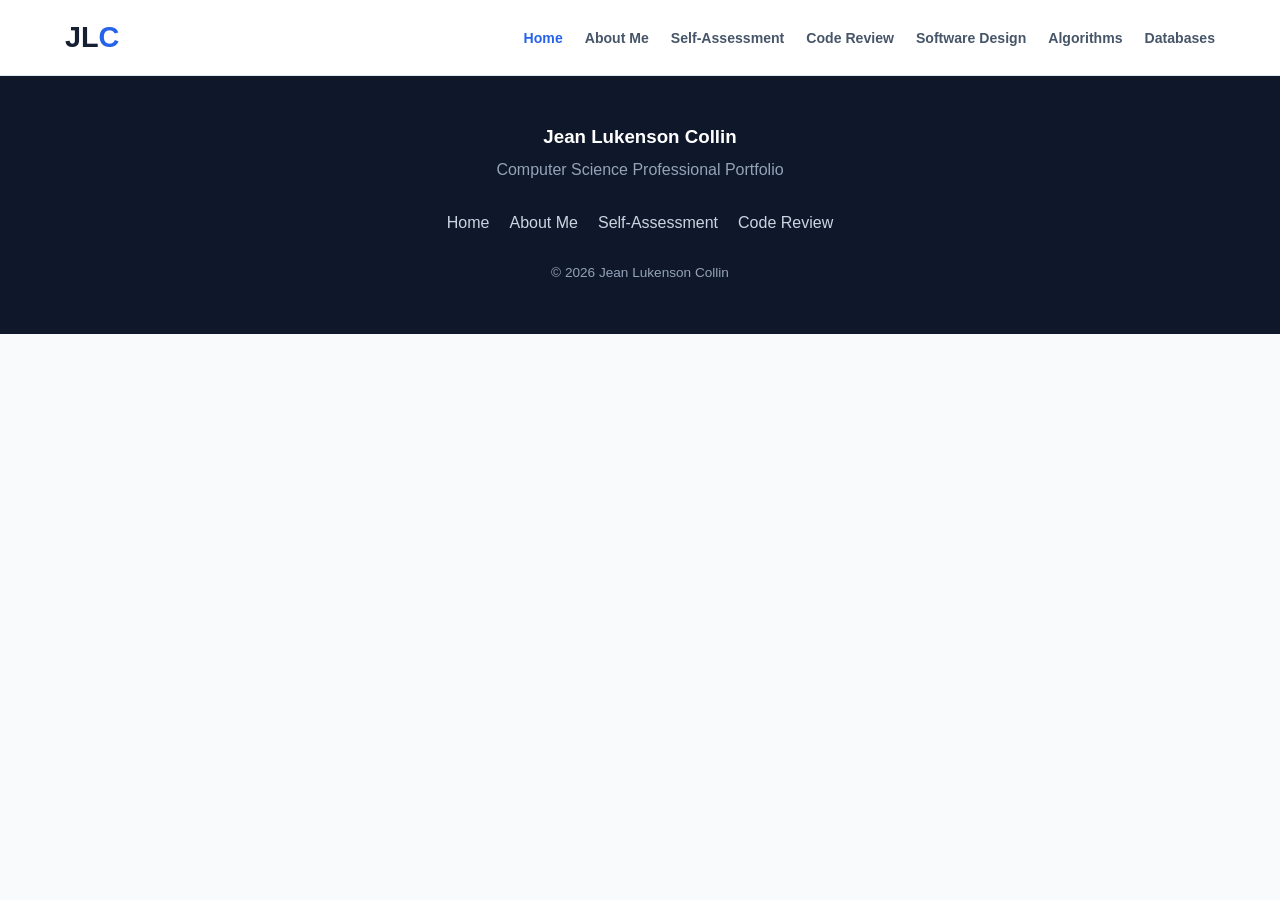
<file: software-design.html>
<!DOCTYPE html>
<html lang="en">

<head>
    <meta charset="UTF-8">
    <meta name="viewport" content="width=device-width, initial-scale=1.0">



    <title> Software Design & Engineering | Jean Lukenson Collin </title>

    <link rel="stylesheet" href="css/style.css">
</head>

<body>

    <header class="header">

        <nav class="navbar">

            <a href="index.html" class="logo">
                JL<span>C</span>
            </a>

            <ul class="nav-links">
                <li><a href="index.html" class="active">Home</a></li>
                <li><a href="about.html">About Me</a></li>
                <li><a href="self-assessment.html">Self-Assessment</a></li>
                <li><a href="code-review.html">Code Review</a></li>
                <li><a href="software-design.html">Software Design</a></li>
                <li><a href="algorithms.html">Algorithms</a></li>
                <li><a href="databases.html">Databases</a></li>
            </ul>

        </nav>

    </header>

    <main>





    </main>


    <footer class="footer">

        <div>
            <h3>Jean Lukenson Collin</h3>
            <p>Computer Science Professional Portfolio</p>
        </div>

        <div class="footer-links">
            <a href="index.html">Home</a>
            <a href="about.html">About Me</a>
            <a href="self-assessment.html">Self-Assessment</a>
            <a href="code-review.html">Code Review</a>
        </div>


        <p class="copyright">
            © 2026 Jean Lukenson Collin
        </p>

    </footer>

</body>

</html>
</file>
<file: css/style.css>
/* =========================================
   GLOBAL
========================================= */

* {
    margin: 0;
    padding: 0;
    box-sizing: border-box;
}

html {
    scroll-behavior: smooth;
}

body {
    font-family: Arial, Helvetica, sans-serif;
    line-height: 1.7;
    background: #f8fafc;
    color: #172033;
}

a {
    text-decoration: none;
}

p {
    color: #64748b;
}

h1,
h2,
h3 {
    line-height: 1.2;
}

h2 {
    font-size: 2rem;
    margin-bottom: 20px;
}

h3 {
    margin-bottom: 12px;
}


/* =========================================
   HEADER
========================================= */

.header {
    position: sticky;
    top: 0;
    z-index: 1000;
    background: rgba(255, 255, 255, 0.95);
    border-bottom: 1px solid #e2e8f0;
    backdrop-filter: blur(12px);
}

.navbar {
    max-width: 1200px;
    margin: auto;
    min-height: 75px;
    padding: 0 25px;

    display: flex;
    align-items: center;
    justify-content: space-between;
}

.logo {
    font-size: 1.8rem;
    font-weight: 800;
    color: #172033;
}

.logo span {
    color: #2563eb;
}

.nav-links {
    list-style: none;

    display: flex;
    align-items: center;
    gap: 22px;
}

.nav-links a {
    color: #475569;
    font-size: 0.88rem;
    font-weight: 600;

    transition: 0.3s;
}

.nav-links a:hover,
.nav-links a.active {
    color: #2563eb;
}


/* =========================================
   HERO
========================================= */

.hero {
    min-height: 650px;

    display: flex;
    align-items: center;

    background:
        radial-gradient(circle at top right,
            rgba(37, 99, 235, 0.18),
            transparent 35%),
        linear-gradient(135deg,
            #0f172a,
            #172554);

    color: white;
}

.hero-content {
    max-width: 1200px;
    width: 100%;
    margin: auto;
    padding: 80px 25px;
}

.eyebrow {
    color: #2563eb;
    font-size: 0.8rem;
    font-weight: 800;
    letter-spacing: 2px;
    margin-bottom: 15px;
}

.hero .eyebrow {
    color: #93c5fd;
}

.hero h1 {
    max-width: 850px;
    font-size: clamp(3rem, 7vw, 5.5rem);
    margin-bottom: 30px;
}

.hero h1 span {
    color: #60a5fa;
}

.hero-description {
    max-width: 700px;
    font-size: 1.15rem;
    color: #cbd5e1;
    margin-bottom: 35px;
}


/* =========================================
   BUTTONS
========================================= */

.hero-buttons {
    display: flex;
    gap: 15px;
    flex-wrap: wrap;
}

.btn {
    display: inline-block;

    padding: 13px 22px;

    border-radius: 8px;

    font-weight: 700;

    transition: 0.3s;
}

.btn-primary {
    background: #2563eb;
    color: white;
}

.btn-primary:hover {
    background: #1d4ed8;
    transform: translateY(-2px);
}

.btn-secondary {
    background: white;
    color: #172033;
    border: 1px solid #cbd5e1;
}

.btn-secondary:hover {
    border-color: #2563eb;
    color: #2563eb;
    transform: translateY(-2px);
}


/* =========================================
   SECTIONS
========================================= */

.section {
    max-width: 1200px;
    margin: auto;
    padding: 90px 25px;
}

.section-heading {
    max-width: 700px;
    margin-bottom: 50px;
}

.section-heading p {
    font-size: 1.05rem;
}


/* =========================================
   CARDS
========================================= */

.cards {
    display: grid;
    grid-template-columns:
        repeat(3, 1fr);

    gap: 25px;
}

.card {
    background: white;

    border: 1px solid #e2e8f0;

    border-radius: 15px;

    padding: 35px;

    box-shadow:
        0 10px 30px rgba(15, 23, 42, 0.05);

    transition: 0.3s;
}

.card:hover {
    transform: translateY(-8px);

    box-shadow:
        0 20px 40px rgba(15, 23, 42, 0.10);
}

.card-number {
    font-size: 0.8rem;
    font-weight: 800;
    color: #2563eb;

    margin-bottom: 25px;
}

.card h3 {
    font-size: 1.35rem;
}

.card p {
    margin-bottom: 25px;
}

.card-link {
    color: #2563eb;
    font-weight: 700;
}


/* =========================================
   STATS
========================================= */

.stats-section {
    background: #eef4ff;
    padding: 55px 25px;
}

.stats {
    max-width: 900px;
    margin: auto;

    display: grid;
    grid-template-columns:
        repeat(3, 1fr);

    text-align: center;
}

.stats strong {
    display: block;

    font-size: 2.5rem;

    color: #2563eb;
}

.stats span {
    color: #64748b;
}


/* =========================================
   PAGE HERO
========================================= */

.page-hero {
    background:
        linear-gradient(135deg,
            #0f172a,
            #172554);

    color: white;

    padding: 100px 25px;
}

.page-hero>* {
    max-width: 1100px;
    margin-left: auto;
    margin-right: auto;
}

.page-hero h1 {
    font-size: clamp(2.5rem, 5vw, 4rem);
    margin-bottom: 20px;
}

.page-hero p:not(.eyebrow) {
    color: #cbd5e1;
    max-width: 700px;
}


/* =========================================
   CONTENT
========================================= */

.content-section {
    max-width: 1000px;
    margin: auto;
    padding: 80px 25px;
}

.content-section p {
    margin-bottom: 20px;
}

.content-section h2 {
    margin-top: 45px;
}

.content-section h2:first-child {
    margin-top: 0;
}


/* =========================================
   ABOUT GRID
========================================= */

.content-grid {
    display: grid;
    grid-template-columns:
        2fr 1fr;

    gap: 50px;
}

.profile-box {
    background: #0f172a;

    padding: 35px;

    border-radius: 15px;

    color: white;
}

.profile-box h3 {
    color: white;
}

.skill-list {
    list-style: none;
}

.skill-list li {
    color: #cbd5e1;

    padding: 8px 0;

    border-bottom: 1px solid rgba(255, 255, 255, 0.1);
}


/* =========================================
   LIGHT SECTION
========================================= */

.light-section {
    max-width: none;

    background: white;
}

.light-section>* {
    max-width: 1200px;
    margin-left: auto;
    margin-right: auto;
}


/* =========================================
   SKILLS
========================================= */

.skills-grid {
    display: grid;

    grid-template-columns:
        repeat(4, 1fr);

    gap: 20px;

    margin-top: 30px;
}

.skill-item {
    padding: 25px;

    background: white;

    border: 1px solid #e2e8f0;

    border-radius: 12px;
}

.skill-item h3 {
    color: #172033;
}


/* =========================================
   ARTIFACTS
========================================= */

.artifact-section {
    max-width: 1200px;

    margin: auto;

    padding: 80px 25px;

    display: grid;

    grid-template-columns:
        repeat(3, 1fr);

    gap: 25px;
}

.artifact-card {
    background: white;

    border: 1px solid #e2e8f0;

    border-radius: 15px;

    padding: 35px;

    box-shadow:
        0 10px 30px rgba(15, 23, 42, 0.05);
}

.artifact-card.featured {
    border: 2px solid #2563eb;

    box-shadow:
        0 15px 35px rgba(37, 99, 235, 0.12);
}

.artifact-icon {
    width: 50px;
    height: 50px;

    display: flex;
    align-items: center;
    justify-content: center;

    border-radius: 10px;

    background: #eff6ff;

    color: #2563eb;

    font-weight: 800;

    margin-bottom: 25px;
}

.artifact-card p {
    margin-bottom: 25px;
}


/* =========================================
   VIDEO
========================================= */

.video-container {
    position: relative;

    width: 100%;

    padding-bottom: 56.25%;

    height: 0;

    overflow: hidden;

    border-radius: 15px;

    background: #0f172a;

    margin-bottom: 50px;
}

.video-container iframe,
.video-container video {
    position: absolute;
    width: 100%;
    height: 100%;
    left: 0;
    top: 0;
    border: none;
    object-fit: contain;
}


/* =========================================
   FOOTER
========================================= */

.footer {
    background: #0f172a;

    color: white;

    padding: 50px 25px;

    text-align: center;
}

.footer h3 {
    margin-bottom: 8px;
}

.footer p {
    color: #94a3b8;
}

.footer-links {
    display: flex;

    justify-content: center;

    gap: 20px;

    flex-wrap: wrap;

    margin: 25px 0;
}

.footer-links a {
    color: #cbd5e1;
}

.footer-links a:hover {
    color: #60a5fa;
}

.copyright {
    margin-top: 25px;

    font-size: 0.85rem;
}


/* =========================================
   RESPONSIVE
========================================= */

@media (max-width: 1000px) {

    .nav-links {
        gap: 12px;
    }

    .cards,
    .artifact-section {
        grid-template-columns: 1fr;
    }

    .skills-grid {
        grid-template-columns:
            repeat(2, 1fr);
    }

}


@media (max-width: 750px) {

    .navbar {
        flex-direction: column;

        padding: 18px;
    }

    .nav-links {
        flex-wrap: wrap;

        justify-content: center;

        margin-top: 15px;
    }

    .hero {
        min-height: auto;
    }

    .hero h1 {
        font-size: 3rem;
    }

    .content-grid {
        grid-template-columns: 1fr;
    }

    .stats {
        grid-template-columns: 1fr;

        gap: 30px;
    }

}


@media (max-width: 500px) {

    .hero h1 {
        font-size: 2.4rem;
    }

    .skills-grid {
        grid-template-columns: 1fr;
    }

    .hero-buttons {
        flex-direction: column;
    }

    .hero-buttons .btn {
        text-align: center;
    }

}

/* =========================================
   CUSTOM VIDEO CONTROLS BUTTONS
========================================= */

.video-controls-buttons {
    display: flex;
    justify-content: center;
    gap: 15px;
    margin-top: -30px;
    /* Aligne les boutons juste sous l'espace de la vidéo */
    margin-bottom: 30px;
}

.video-controls-buttons .btn {
    cursor: pointer;
    font-size: 0.9rem;
    padding: 10px 18px;
    box-shadow: 0 4px 6px rgba(0, 0, 0, 0.05);
}





/* =========================================
   FIX CONTRAST & READABILITY (Listes & Textes)
========================================= */

/* Améliore le contraste du texte des puces */
.skill-list li {
    color: #334155 !important;
    /* Gris foncé lisible */
    font-size: 0.98rem;
    line-height: 1.6;
}

/* Accentue la couleur des titres en gras dans les listes */
.skill-list li strong {
    color: #0f172a !important;
    /* Bleu/Gris nuit très sombre */
    font-weight: 700;
}

/* Lisibilité des sous-listes (rotations LL, RR, LR, RL) */
.skill-list ul li {
    color: #475569 !important;
    margin-top: 6px;
}

/* Optimisation visuelle du bloc de métriques */
.stats-section .stats strong {
    font-size: 2.2rem;
    font-weight: 800;
    color: #2563eb;
}

.stats-section .stats span {
    color: #475569;
    font-weight: 600;
}








/* =========================================
   DYNAMIC & HIGH-CONTRAST LAYOUT STYLES
========================================= */

/* Hero / Artifact Banner */
.artifact-banner {
    background: #ffffff;
    border-left: 5px solid #2563eb;
    padding: 30px;
    margin-bottom: 30px;
}

.artifact-banner .badge {
    display: inline-block;
    background: #eff6ff;
    color: #1d4ed8;
    font-weight: 700;
    font-size: 0.75rem;
    padding: 4px 10px;
    border-radius: 4px;
    letter-spacing: 0.5px;
    margin-bottom: 12px;
}

.artifact-banner h1 {
    color: #0f172a;
    font-size: 1.8rem;
    margin-bottom: 5px;
}

.artifact-banner .subtitle {
    color: #64748b;
    font-weight: 600;
    font-size: 0.9rem;
    margin-bottom: 15px;
}

.highlight-box {
    background: #f8fafc;
    border: 1px solid #e2e8f0;
    padding: 12px 16px;
    border-radius: 6px;
    font-size: 0.92rem;
    color: #334155;
    margin-top: 15px;
}

/* Metrics Badges */
.metrics-grid {
    display: grid;
    grid-template-columns: repeat(auto-fit, minmax(200px, 1fr));
    gap: 15px;
    margin-bottom: 35px;
}

.metric-card {
    background: #f8fafc;
    border: 1px solid #e2e8f0;
    padding: 20px;
    border-radius: 8px;
    text-align: center;
}

.metric-card.accent {
    background: #eff6ff;
    border-color: #bfdbfe;
}

.metric-value {
    display: block;
    font-size: 1.8rem;
    font-weight: 800;
    color: #1e40af;
}

.metric-label {
    font-size: 0.85rem;
    color: #475569;
    font-weight: 600;
}

/* Grid Comparatif Before vs After */
.comparison-grid {
    display: grid;
    grid-template-columns: repeat(auto-fit, minmax(280px, 1fr));
    gap: 20px;
    margin-bottom: 40px;
}

.comparison-box {
    padding: 22px;
    border-radius: 8px;
    border: 1px solid #e2e8f0;
}

.comparison-box.before {
    background: #fff5f5;
    border-color: #fecaca;
}

.comparison-box.before h3 {
    color: #991b1b;
    margin-bottom: 12px;
    font-size: 1.1rem;
}

.comparison-box.after {
    background: #f0fdf4;
    border-color: #bbf7d0;
}

.comparison-box.after h3 {
    color: #166534;
    margin-bottom: 12px;
    font-size: 1.1rem;
}

.comparison-box ul {
    padding-left: 18px;
    margin: 0;
}

.comparison-box li {
    font-size: 0.9rem;
    line-height: 1.5;
    color: #334155;
    margin-bottom: 8px;
}

/* Cards pour les Outcomes */
.outcomes-grid {
    display: grid;
    grid-template-columns: repeat(auto-fit, minmax(250px, 1fr));
    gap: 20px;
    margin-bottom: 40px;
}

.outcome-card {
    background: #ffffff;
    border: 1px solid #e2e8f0;
    padding: 20px;
    border-radius: 8px;
    box-shadow: 0 1px 3px rgba(0, 0, 0, 0.05);
}

.outcome-num {
    font-size: 0.75rem;
    font-weight: 700;
    color: #2563eb;
    text-transform: uppercase;
    letter-spacing: 0.5px;
}

.outcome-card h4 {
    color: #0f172a;
    margin: 6px 0 10px 0;
    font-size: 1.05rem;
}

.outcome-card p {
    font-size: 0.88rem;
    color: #475569;
    line-height: 1.5;
    margin: 0;
}

/* Reflection & Call To Action */
.reflection-card {
    background: #ffffff;
    padding: 25px;
    border-radius: 8px;
    border: 1px solid #e2e8f0;
    margin-bottom: 40px;
}

.reflection-card h3 {
    color: #0f172a;
    margin-bottom: 10px;
}

.reflection-card p {
    color: #334155;
    font-size: 0.95rem;
    line-height: 1.6;
}

.cta-wrapper {
    margin-top: 20px;
    text-align: left;
}
</file>
